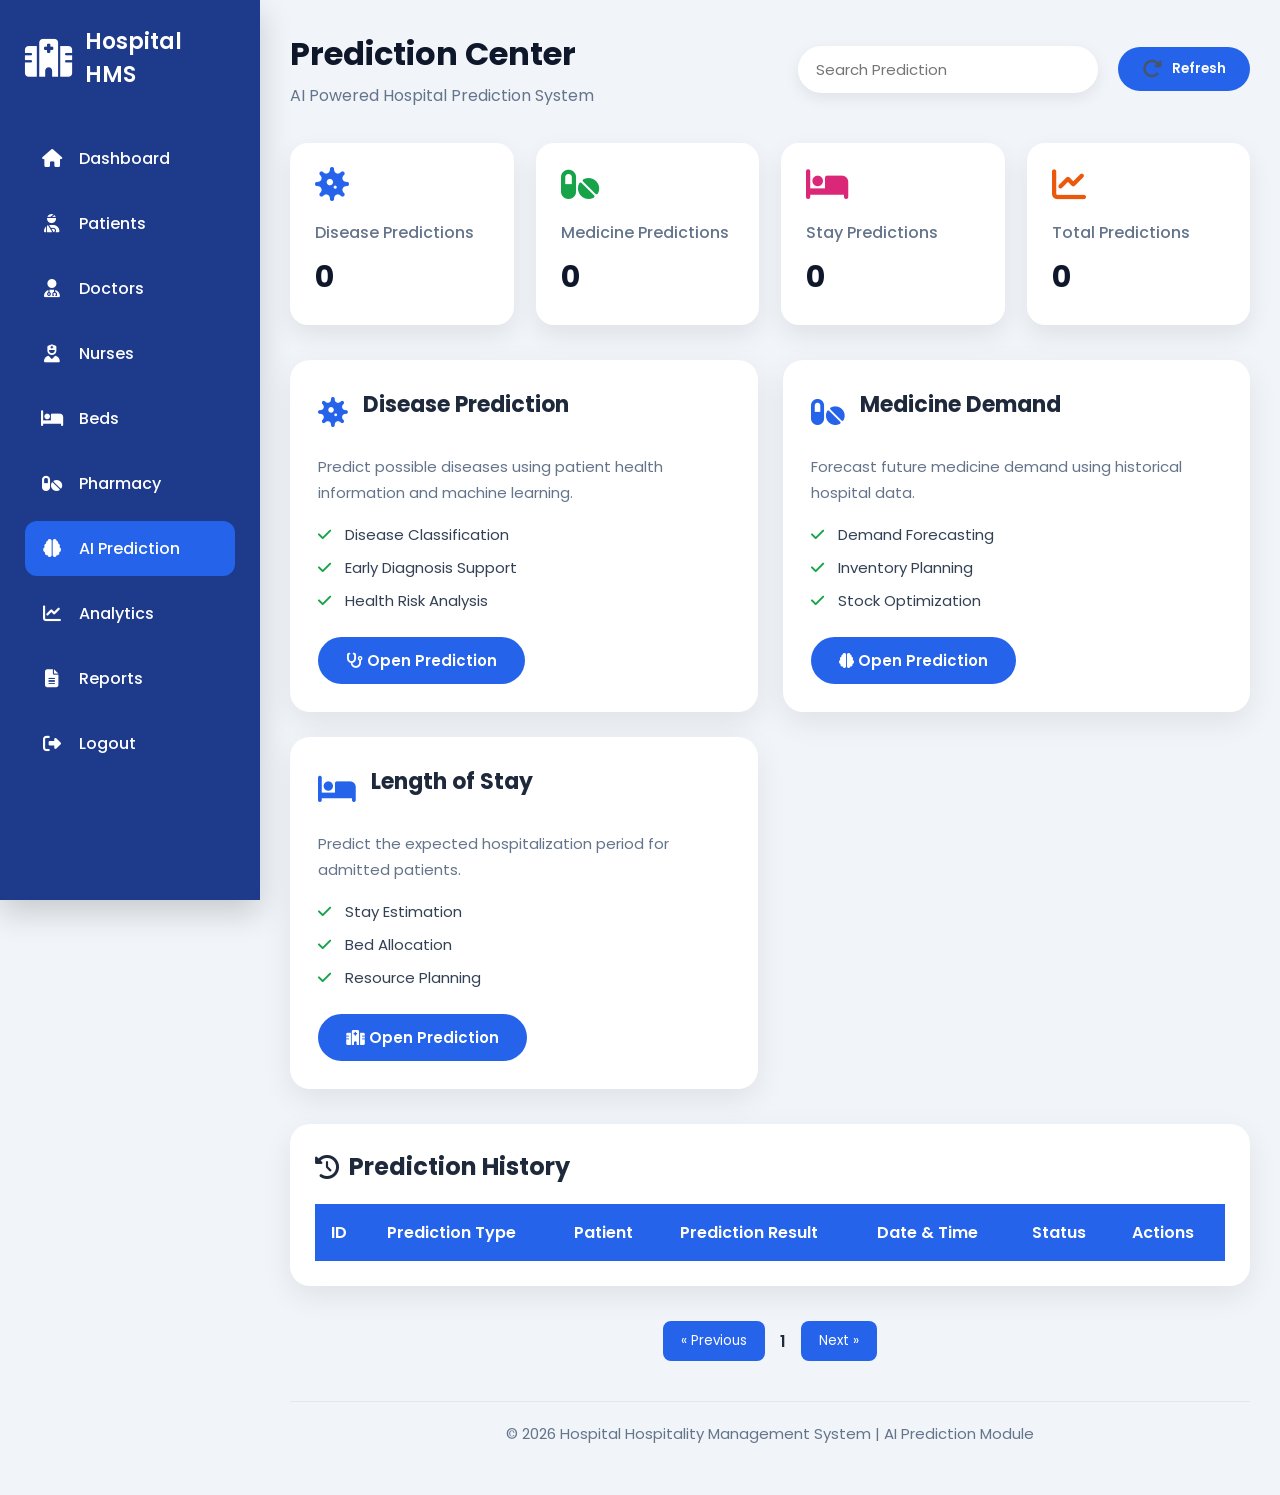
<file: templates/prediction.html>
<!DOCTYPE html>
<html lang="en">

<head>

<meta charset="UTF-8">

<meta name="viewport" content="width=device-width, initial-scale=1.0">

<title>Prediction Center</title>

<link rel="stylesheet" href="/static/css/dashboard.css">

<link rel="stylesheet" href="/static/css/prediction.css">

<link href="https://fonts.googleapis.com/css2?family=Poppins:wght@300;400;500;600;700&display=swap" rel="stylesheet">

<link rel="stylesheet"
href="https://cdnjs.cloudflare.com/ajax/libs/font-awesome/6.5.2/css/all.min.css">

</head>

<body>

<div class="container">

<!-- ================= SIDEBAR ================= -->

<aside class="sidebar">

<div class="logo">

<i class="fa-solid fa-hospital"></i>

<h2>Hospital HMS</h2>

</div>

<ul>

<li>
<a href="/">
<i class="fa-solid fa-house"></i>
<span>Dashboard</span>
</a>
</li>

<li>
<a href="/patients-page">
<i class="fa-solid fa-user-injured"></i>
<span>Patients</span>
</a>
</li>

<li>
<a href="/doctors-page">
<i class="fa-solid fa-user-doctor"></i>
<span>Doctors</span>
</a>
</li>

<li>
<a href="/nurses-page">
<i class="fa-solid fa-user-nurse"></i>
<span>Nurses</span>
</a>
</li>

<li>
<a href="/beds-page">
<i class="fa-solid fa-bed"></i>
<span>Beds</span>
</a>
</li>

<li>
<a href="/pharmacy-page">
<i class="fa-solid fa-pills"></i>
<span>Pharmacy</span>
</a>
</li>

<li class="active">
<a href="/prediction-page">
<i class="fa-solid fa-brain"></i>
<span>AI Prediction</span>
</a>
</li>

<li>
<a href="/analytics-page">
<i class="fa-solid fa-chart-line"></i>
<span>Analytics</span>
</a>
</li>

<li>
<a href="/reports-page">
<i class="fa-solid fa-file-lines"></i>
<span>Reports</span>
</a>
</li>

<li>
<a href="/logout">
    <i class="fa-solid fa-right-from-bracket"></i>
    <span>Logout</span>
</a>
</li>

</ul>

</aside>

<!-- ================= MAIN ================= -->

<main class="main">

<header>

<div>

<h1>Prediction Center</h1>

<p>AI Powered Hospital Prediction System</p>

</div>

<div class="header-right">

<input
type="text"
id="searchPrediction"
placeholder="Search Prediction">

<button
class="add-btn"
id="refreshPrediction">

<i class="fa-solid fa-rotate-right"></i>

Refresh

</button>

</div>

</header>

<!-- ================= DASHBOARD CARDS ================= -->

<section class="cards">

<div class="card">

<i class="fa-solid fa-virus"></i>

<h3>Disease Predictions</h3>

<h2 id="diseaseCount">0</h2>

</div>

<div class="card">

<i class="fa-solid fa-pills"></i>

<h3>Medicine Predictions</h3>

<h2 id="medicineCount">0</h2>

</div>

<div class="card">

<i class="fa-solid fa-bed"></i>

<h3>Stay Predictions</h3>

<h2 id="stayCount">0</h2>

</div>

<div class="card">

<i class="fa-solid fa-chart-line"></i>

<h3>Total Predictions</h3>

<h2 id="totalPrediction">0</h2>

</div>

</section>

<!-- ================= PREDICTION MODULES ================= -->

<section class="prediction-center">

    <!-- ================= DISEASE PREDICTION ================= -->

    <div class="prediction-card">

        <div class="prediction-header">

            <i class="fa-solid fa-virus"></i>

            <h2>Disease Prediction</h2>

        </div>

        <p>
            Predict possible diseases using patient health information and machine learning.
        </p>

        <ul class="prediction-features">

            <li>
                <i class="fa-solid fa-check"></i>
                Disease Classification
            </li>

            <li>
                <i class="fa-solid fa-check"></i>
                Early Diagnosis Support
            </li>

            <li>
                <i class="fa-solid fa-check"></i>
                Health Risk Analysis
            </li>

        </ul>

        <button
            class="predict-btn"
            id="openDiseasePrediction">

            <i class="fa-solid fa-stethoscope"></i>

            Open Prediction

        </button>

    </div>

    <!-- ================= MEDICINE DEMAND ================= -->

    <div class="prediction-card">

        <div class="prediction-header">

            <i class="fa-solid fa-pills"></i>

            <h2>Medicine Demand</h2>

        </div>

        <p>
            Forecast future medicine demand using historical hospital data.
        </p>

        <ul class="prediction-features">

            <li>
                <i class="fa-solid fa-check"></i>
                Demand Forecasting
            </li>

            <li>
                <i class="fa-solid fa-check"></i>
                Inventory Planning
            </li>

            <li>
                <i class="fa-solid fa-check"></i>
                Stock Optimization
            </li>

        </ul>

        <button
            class="predict-btn"
            id="openMedicinePrediction">

            <i class="fa-solid fa-brain"></i>

            Open Prediction

        </button>

    </div>

    <!-- ================= LENGTH OF STAY ================= -->

    <div class="prediction-card">

        <div class="prediction-header">

            <i class="fa-solid fa-bed"></i>

            <h2>Length of Stay</h2>

        </div>

        <p>
            Predict the expected hospitalization period for admitted patients.
        </p>

        <ul class="prediction-features">

            <li>
                <i class="fa-solid fa-check"></i>
                Stay Estimation
            </li>

            <li>
                <i class="fa-solid fa-check"></i>
                Bed Allocation
            </li>

            <li>
                <i class="fa-solid fa-check"></i>
                Resource Planning
            </li>

        </ul>

        <button
            class="predict-btn"
            id="openStayPrediction">

            <i class="fa-solid fa-hospital"></i>

            Open Prediction

        </button>

    </div>

</section>

<!-- ================= DISEASE PREDICTION MODAL ================= -->

<div class="modal" id="diseaseModal">

<div class="modal-content">

<h2>Disease Prediction</h2>

<input type="number" id="age" placeholder="Age">

<select id="gender">

<option value="">Select Gender</option>

<option value="Male">Male</option>

<option value="Female">Female</option>

</select>

<input type="number" id="temperature" placeholder="Temperature (°F)">

<input type="number" id="bloodPressure" placeholder="Blood Pressure">

<input type="number" id="bloodSugar" placeholder="Blood Sugar">

<input type="number" id="heartRate" placeholder="Heart Rate">

<input type="number" id="oxygen" placeholder="Oxygen Level">

<div class="result-card">

<h3>Predicted Disease</h3>

<h1 id="diseaseResult">--</h1>

</div>

<div class="modal-buttons">

<button id="predictDisease">

Predict

</button>

<button id="closeDiseaseModal">

Close

</button>

</div>

</div>

</div>

<!-- ================= MEDICINE DEMAND MODAL ================= -->

<div class="modal" id="medicineModal">

<div class="modal-content">

<h2>Medicine Demand Prediction</h2>

<input type="number" id="patients" placeholder="Patients">

<input type="number" id="medicineRequired" placeholder="Medicine Required">

<input type="number" id="averageAge" placeholder="Average Age">

<input type="number" id="averageTemperature" placeholder="Average Temperature">

<input type="number" id="averageBP" placeholder="Average Blood Pressure">

<input type="number" id="averageSugar" placeholder="Average Sugar">

<input type="number" id="averageHeartRate" placeholder="Average Heart Rate">

<input type="number" id="averageOxygen" placeholder="Average Oxygen">

<input type="number" id="currentStock" placeholder="Current Stock">

<input type="number" id="yesterdayUsage" placeholder="Yesterday Usage">

<input type="number" id="last7DaysAvg" placeholder="Last 7 Days Average">

<input type="number" id="last30DaysAvg" placeholder="Last 30 Days Average">

<div class="result-card">

<h3>Predicted Medicine Demand</h3>

<h1 id="medicineResult">--</h1>

</div>

<div class="modal-buttons">

<button id="predictMedicine">

Predict

</button>

<button id="closeMedicineModal">

Close

</button>

</div>

</div>

</div>

<!-- ================= LENGTH OF STAY MODAL ================= -->

<div class="modal" id="stayModal">

<div class="modal-content">

<h2>Length of Stay Prediction</h2>

<input type="number" id="stayAge" placeholder="Age">

<input type="number" id="stayTemperature" placeholder="Temperature">

<input type="number" id="stayBP" placeholder="Blood Pressure">

<input type="number" id="staySugar" placeholder="Blood Sugar">

<input type="number" id="stayHeartRate" placeholder="Heart Rate">

<input type="number" id="stayOxygen" placeholder="Oxygen Level">

<div class="result-card">

<h3>Estimated Stay</h3>

<h1 id="stayResult">-- Days</h1>

</div>

<div class="modal-buttons">

<button id="predictStay">

Predict

</button>

<button id="closeStayModal">

Close

</button>

</div>

</div>

</div>

<!-- ================= PREDICTION HISTORY ================= -->

<section class="table-box">

<h2 class="table-title">

<i class="fa-solid fa-clock-rotate-left"></i>

Prediction History

</h2>

<table>

<thead>

<tr>

<th>ID</th>

<th>Prediction Type</th>

<th>Patient</th>

<th>Prediction Result</th>

<th>Date & Time</th>

<th>Status</th>

<th>Actions</th>

</tr>

</thead>

<tbody id="predictionTable">

<!-- JavaScript will load prediction history -->

</tbody>

</table>

</section>

<!-- ================= PAGINATION ================= -->

<div class="pagination">

<button id="prevPage">

« Previous

</button>

<span id="pageNumber">

1

</span>

<button id="nextPage">

Next »

</button>

</div>

<!-- ================= FOOTER ================= -->

<footer class="footer">

<p>

© 2026 Hospital Hospitality Management System | AI Prediction Module

</p>

</footer>

</main>

</div>

<script src="/static/js/prediction.js"></script>

</body>

</html>
</file>
<file: static/css/dashboard.css>
/* ==========================================
   DASHBOARD.CSS
   Hospital Hospitality Management System
========================================== */

/* ===========================
   GOOGLE FONT
=========================== */

@import url('https://fonts.googleapis.com/css2?family=Poppins:wght@300;400;500;600;700&display=swap');

/* ===========================
   RESET
=========================== */

*{

margin:0;

padding:0;

box-sizing:border-box;

font-family:'Poppins',sans-serif;

}

html{

scroll-behavior:smooth;

}

body{

background:#edf4ff;

overflow-x:hidden;

color:#1e293b;

}

/* ===========================
   CONTAINER
=========================== */

.container{

display:flex;

width:100%;

min-height:100vh;

}

/* ===========================
   SIDEBAR
=========================== */

.sidebar{

width:260px;

height:100vh;

position:fixed;

left:0;

top:0;

background:#1e3a8a;

color:white;

padding:25px;

overflow-y:auto;

box-shadow:0 12px 30px rgba(0,0,0,.18);

z-index:1000;

}

/* ===========================
   LOGO
=========================== */

.logo{

display:flex;

align-items:center;

gap:12px;

margin-bottom:40px;

}

.logo i{

font-size:38px;

color:white;

}

.logo h2{

font-size:22px;

font-weight:600;

}

/* ===========================
   SIDEBAR MENU
=========================== */

.sidebar ul{

list-style:none;

padding:0;

margin:0;

}

.sidebar ul li{

margin-bottom:10px;

border-radius:12px;

transition:.3s;

cursor:pointer;

}

.sidebar ul li:hover{

background:#2563eb;

transform:translateX(5px);

}

.sidebar ul li.active{

background:#2563eb;

}

/* ===========================
   SIDEBAR LINKS
=========================== */

.sidebar ul li a{

display:flex;

align-items:center;

gap:15px;

padding:15px;

text-decoration:none;

color:white;

width:100%;

height:100%;

border-radius:12px;

}

.sidebar ul li a i{

width:24px;

text-align:center;

font-size:18px;

}

.sidebar ul li a span{

font-size:16px;

font-weight:500;

}

/* ===========================
   MAIN
=========================== */

.main{

margin-left:260px;

width:calc(100% - 260px);

padding:30px;

}

/* ===========================
   HEADER
=========================== */

header{

display:flex;

justify-content:space-between;

align-items:center;

margin-bottom:35px;

}

header h1{

font-size:32px;

color:#0f172a;

margin-bottom:5px;

}

header p{

color:#64748b;

}

.header-right{

display:flex;

align-items:center;

gap:18px;

}

.header-right input{

width:260px;

padding:12px 18px;

border:none;

outline:none;

border-radius:30px;

background:white;

box-shadow:0 8px 18px rgba(0,0,0,.08);

}

.header-right input:focus{

box-shadow:0 0 0 3px rgba(37,99,235,.2);

}

.header-right i{

font-size:20px;

cursor:pointer;

transition:.3s;

color:#475569;

}

.header-right i:hover{

color:#2563eb;

}

.header-right img{

width:45px;

height:45px;

border-radius:50%;

cursor:pointer;

}
/* ==========================================
   DASHBOARD CARDS
========================================== */

.cards{

display:grid;

grid-template-columns:repeat(auto-fit,minmax(220px,1fr));

gap:22px;

margin-bottom:35px;

}

.card{

background:#ffffff;

border-radius:18px;

padding:25px;

box-shadow:0 10px 25px rgba(0,0,0,.08);

transition:.35s;

cursor:pointer;

animation:fadeUp .5s ease;

}

.card:hover{

transform:translateY(-8px);

box-shadow:0 18px 40px rgba(0,0,0,.15);

}

.card i{

font-size:34px;

margin-bottom:18px;

color:#2563eb;

}

.card h3{

font-size:16px;

font-weight:500;

color:#64748b;

margin-bottom:10px;

}

.card h2{

font-size:30px;

font-weight:700;

color:#0f172a;

}

/* ==========================================
   CARD ICON COLORS
========================================== */

.card:nth-child(1) i{

color:#2563eb;

}

.card:nth-child(2) i{

color:#16a34a;

}

.card:nth-child(3) i{

color:#db2777;

}

.card:nth-child(4) i{

color:#ea580c;

}

.card:nth-child(5) i{

color:#7c3aed;

}

.card:nth-child(6) i{

color:#0f766e;

}

.card:nth-child(7) i{

color:#dc2626;

}

.card:nth-child(8) i{

color:#ca8a04;

}

/* ==========================================
   QUICK ACTIONS
========================================== */

.quick{

display:grid;

grid-template-columns:repeat(auto-fit,minmax(180px,1fr));

gap:20px;

margin-bottom:35px;

}

.action{

background:#ffffff;

border-radius:18px;

padding:25px;

text-align:center;

text-decoration:none;

color:#1e293b;

box-shadow:0 10px 25px rgba(0,0,0,.08);

transition:.35s;

cursor:pointer;

animation:fadeUp .6s ease;

}

.action:hover{

background:#2563eb;

transform:translateY(-8px);

color:white;

}

.action i{

font-size:36px;

margin-bottom:15px;

color:#2563eb;

transition:.3s;

}

.action:hover i{

color:white;

}

.action h3{

font-size:17px;

font-weight:600;

}

/* ==========================================
   AI PREDICTION
========================================== */

.prediction{

display:grid;

grid-template-columns:repeat(auto-fit,minmax(300px,1fr));

gap:25px;

margin-bottom:35px;

}

.prediction-card{

background:white;

padding:30px;

border-radius:20px;

box-shadow:0 10px 25px rgba(0,0,0,.08);

transition:.35s;

animation:fadeUp .7s ease;

}

.prediction-card:hover{

transform:translateY(-8px);

box-shadow:0 18px 40px rgba(0,0,0,.15);

}

.prediction-card h2{

margin-bottom:15px;

font-size:24px;

color:#1e293b;

}

.prediction-card p{

color:#64748b;

line-height:1.7;

margin-bottom:20px;

}

.prediction-card a{

text-decoration:none;

}

.prediction-card button{

background:#2563eb;

color:white;

border:none;

padding:12px 28px;

border-radius:30px;

cursor:pointer;

font-size:15px;

transition:.3s;

}

.prediction-card button:hover{

background:#1d4ed8;

transform:translateY(-3px);

}

/* ==========================================
   CHART SECTION
========================================== */

.graphs{

display:grid;

grid-template-columns:2fr 1fr;

gap:25px;

margin-bottom:35px;

}

.graph{

background:white;

padding:25px;

border-radius:20px;

box-shadow:0 10px 25px rgba(0,0,0,.08);

transition:.35s;

animation:fadeUp .8s ease;

}

.graph:hover{

transform:translateY(-6px);

box-shadow:0 18px 40px rgba(0,0,0,.15);

}

.graph h2{

margin-bottom:20px;

font-size:22px;

color:#1e293b;

}

canvas{

width:100%!important;

height:320px!important;

}
/* ==========================================
   TABLE HEADER
========================================== */

.table-header{

display:flex;

justify-content:space-between;

align-items:center;

margin-bottom:20px;

flex-wrap:wrap;

gap:15px;

}

.view-all-btn{

text-decoration:none;

color:#2563eb;

font-weight:600;

font-size:15px;

transition:.3s;

}

.view-all-btn:hover{

color:#1d4ed8;

}

/* ==========================================
   RECENT ADMISSIONS TABLE
========================================== */

.table-box{

background:#ffffff;

border-radius:20px;

padding:25px;

margin-bottom:35px;

box-shadow:0 10px 30px rgba(0,0,0,.08);

transition:.35s;

animation:fadeUp .9s ease;

}

.table-box:hover{

transform:translateY(-5px);

box-shadow:0 18px 40px rgba(0,0,0,.12);

}

.table-box h2{

font-size:24px;

margin-bottom:20px;

color:#1e293b;

}

.table-box table{

width:100%;

border-collapse:collapse;

}

.table-box thead{

background:#2563eb;

color:white;

}

.table-box thead th{

padding:16px;

text-align:left;

font-weight:600;

}

.table-box tbody td{

padding:18px 16px;

border-bottom:1px solid #e5e7eb;

color:#475569;

}

.table-box tbody tr{

transition:.3s;

}

.table-box tbody tr:hover{

background:#eff6ff;

}

/* ==========================================
   STATUS BADGES
========================================== */

.green{

background:#dcfce7;

color:#15803d;

padding:6px 15px;

border-radius:30px;

font-size:13px;

font-weight:600;

}

.blue{

background:#dbeafe;

color:#2563eb;

padding:6px 15px;

border-radius:30px;

font-size:13px;

font-weight:600;

}

.red{

background:#fee2e2;

color:#dc2626;

padding:6px 15px;

border-radius:30px;

font-size:13px;

font-weight:600;

}

.orange{

background:#ffedd5;

color:#ea580c;

padding:6px 15px;

border-radius:30px;

font-size:13px;

font-weight:600;

}

/* ==========================================
   TABLE BUTTON
========================================== */

.table-btn{

background:#2563eb;

color:white;

border:none;

padding:8px 18px;

border-radius:8px;

cursor:pointer;

transition:.3s;

}

.table-btn:hover{

background:#1d4ed8;

transform:translateY(-2px);

}

/* ==========================================
   NOTIFICATIONS
========================================== */

.notifications{

background:white;

padding:25px;

border-radius:20px;

box-shadow:0 10px 30px rgba(0,0,0,.08);

margin-bottom:35px;

transition:.35s;

animation:fadeUp 1s ease;

}

.notifications:hover{

transform:translateY(-5px);

box-shadow:0 18px 40px rgba(0,0,0,.12);

}

.notifications h2{

margin-bottom:20px;

color:#1e293b;

}

.note{

display:flex;

align-items:center;

gap:15px;

padding:16px;

margin-bottom:15px;

background:#f8fafc;

border-left:5px solid #2563eb;

border-radius:12px;

transition:.3s;

}

.note:hover{

background:#dbeafe;

transform:translateX(6px);

}

.note i{

font-size:20px;

color:#2563eb;

}

/* ==========================================
   FOOTER
========================================== */

.footer{

margin-top:40px;

padding:25px;

text-align:center;

color:#64748b;

font-size:15px;

border-top:1px solid #e5e7eb;

}
/* ==========================================
   CUSTOM SCROLLBAR
========================================== */

::-webkit-scrollbar{

width:8px;

}

::-webkit-scrollbar-track{

background:#e2e8f0;

}

::-webkit-scrollbar-thumb{

background:#2563eb;

border-radius:20px;

}

::-webkit-scrollbar-thumb:hover{

background:#1d4ed8;

}

/* ==========================================
   BUTTON EFFECTS
========================================== */

button{

transition:.3s;

}

button:hover{

transform:translateY(-3px);

}

button:active{

transform:scale(.96);

}

/* ==========================================
   GLOBAL HOVER EFFECTS
========================================== */

.card,
.action,
.prediction-card,
.graph,
.table-box,
.notifications{

transition:.35s;

}

.card:hover,
.action:hover,
.prediction-card:hover,
.graph:hover,
.table-box:hover,
.notifications:hover{

box-shadow:0 20px 45px rgba(0,0,0,.15);

}

/* ==========================================
   FADE UP ANIMATION
========================================== */

@keyframes fadeUp{

from{

opacity:0;

transform:translateY(40px);

}

to{

opacity:1;

transform:translateY(0);

}

}

.card{

animation:fadeUp .5s ease;

}

.action{

animation:fadeUp .6s ease;

}

.prediction-card{

animation:fadeUp .7s ease;

}

.graph{

animation:fadeUp .8s ease;

}

.table-box{

animation:fadeUp .9s ease;

}

.notifications{

animation:fadeUp 1s ease;

}

/* ==========================================
   RESPONSIVE (1200px)
========================================== */

@media(max-width:1200px){

.graphs{

grid-template-columns:1fr;

}

.cards{

grid-template-columns:repeat(2,1fr);

}

}

/* ==========================================
   RESPONSIVE (991px)
========================================== */

@media(max-width:991px){

.sidebar{

width:90px;

padding:20px 10px;

}

.logo h2{

display:none;

}

.sidebar ul li a{

justify-content:center;

}

.sidebar ul li a span{

display:none;

}

.main{

margin-left:90px;

width:calc(100% - 90px);

}

header{

flex-direction:column;

align-items:flex-start;

gap:20px;

}

.header-right{

width:100%;

justify-content:space-between;

}

.header-right input{

width:60%;

}

}

/* ==========================================
   RESPONSIVE (768px)
========================================== */

@media(max-width:768px){

.cards{

grid-template-columns:1fr;

}

.quick{

grid-template-columns:1fr;

}

.prediction{

grid-template-columns:1fr;

}

.graphs{

grid-template-columns:1fr;

}

.table-box{

overflow-x:auto;

}

.table-box table{

min-width:750px;

}

.header-right{

flex-wrap:wrap;

}

.header-right input{

width:100%;

}

}

/* ==========================================
   RESPONSIVE (500px)
========================================== */

@media(max-width:500px){

.main{

padding:15px;

}

header h1{

font-size:24px;

}

.logo{

justify-content:center;

}

.header-right{

gap:12px;

}

.header-right img{

width:40px;

height:40px;

}

.card{

padding:20px;

}

.action{

padding:20px;

}

.prediction-card{

padding:20px;

}

.graph{

padding:20px;

}

.table-box{

padding:15px;

}

.notifications{

padding:15px;

}

.note{

flex-direction:column;

align-items:flex-start;

}

.footer{

font-size:13px;

padding:20px;

}

}
</file>
<file: static/css/prediction.css>
/* ==========================================
   PREDICTION PAGE
========================================== */

*{

margin:0;

padding:0;

box-sizing:border-box;

font-family:'Poppins',sans-serif;

}

body{

background:#f1f5f9;

}

/* ==========================================
   HEADER
========================================== */

.header-right{

display:flex;

align-items:center;

gap:20px;

}

.header-right input{

width:300px;

padding:12px 18px;

border:none;

outline:none;

border-radius:30px;

background:white;

box-shadow:0 5px 15px rgba(0,0,0,.08);

font-size:15px;

transition:.3s;

}

.header-right input:focus{

box-shadow:0 0 0 3px rgba(37,99,235,.2);

}

/* ==========================================
   REFRESH BUTTON
========================================== */

.add-btn{

display:flex;

align-items:center;

gap:10px;

padding:12px 24px;

background:#2563eb;

color:white;

border:none;

border-radius:30px;

cursor:pointer;

font-weight:600;

transition:.3s;

}

.add-btn:hover{

background:#1d4ed8;

transform:translateY(-3px);

}

/* ==========================================
   PREDICTION CARDS
========================================== */

.prediction-center{

display:grid;

grid-template-columns:repeat(auto-fit,minmax(340px,1fr));

gap:25px;

margin:35px 0;

}

.prediction-card{

background:white;

padding:28px;

border-radius:20px;

box-shadow:0 10px 30px rgba(0,0,0,.08);

transition:.3s;

animation:fadeUp .5s ease;

}

.prediction-card:hover{

transform:translateY(-5px);

}

.prediction-header{

display:flex;

align-items:center;

gap:15px;

margin-bottom:18px;

}

.prediction-header i{

font-size:30px;

color:#2563eb;

}

.prediction-header h2{

font-size:22px;

color:#1e293b;

}

.prediction-card p{

margin-bottom:18px;

color:#64748b;

line-height:1.7;

font-size:15px;

}

/* ==========================================
   FEATURES
========================================== */

.prediction-features{

list-style:none;

margin-bottom:25px;

}

.prediction-features li{

margin:10px 0;

font-size:15px;

color:#334155;

}

.prediction-features i{

color:#16a34a;

margin-right:10px;

}

/* ==========================================
   BUTTON
========================================== */

.predict-btn{

padding:12px 24px;

background:#2563eb;

color:white;

border:none;

border-radius:30px;

cursor:pointer;

font-weight:600;

transition:.3s;

}

.predict-btn:hover{

background:#1d4ed8;

transform:translateY(-2px);

}
/* ==========================================
   MODALS
========================================== */

.modal{

display:none;

position:fixed;

top:0;

left:0;

width:100%;

height:100%;

background:rgba(0,0,0,.5);

justify-content:center;

align-items:center;

z-index:999;

}

.modal-content{

background:white;

width:650px;

max-width:95%;

padding:30px;

border-radius:20px;

box-shadow:0 20px 40px rgba(0,0,0,.2);

animation:fadeUp .4s ease;

max-height:90vh;

overflow-y:auto;

}

.modal-content h2{

margin-bottom:20px;

color:#1e293b;

display:flex;

align-items:center;

gap:10px;

}

.modal-content input,

.modal-content select{

width:100%;

padding:12px;

margin-bottom:15px;

border:1px solid #d1d5db;

border-radius:10px;

font-size:15px;

outline:none;

transition:.3s;

}

.modal-content input:focus,

.modal-content select:focus{

border-color:#2563eb;

box-shadow:0 0 0 3px rgba(37,99,235,.15);

}

/* ==========================================
   RESULT CARD
========================================== */

.result-card{

background:#eff6ff;

border-left:5px solid #2563eb;

padding:20px;

border-radius:15px;

margin:20px 0;

text-align:center;

}

.result-card h3{

color:#475569;

font-size:16px;

margin-bottom:10px;

}

.result-card h1{

font-size:34px;

color:#2563eb;

font-weight:700;

}

/* ==========================================
   MODAL BUTTONS
========================================== */

.modal-buttons{

display:flex;

justify-content:flex-end;

gap:12px;

margin-top:20px;

}

.modal-buttons button{

padding:12px 22px;

border:none;

border-radius:10px;

font-size:15px;

font-weight:600;

cursor:pointer;

transition:.3s;

}

#predictDisease,
#predictMedicine,
#predictStay{

background:#16a34a;

color:white;

}

#predictDisease:hover,
#predictMedicine:hover,
#predictStay:hover{

background:#15803d;

}

#closeDiseaseModal,
#closeMedicineModal,
#closeStayModal{

background:#64748b;

color:white;

}

#closeDiseaseModal:hover,
#closeMedicineModal:hover,
#closeStayModal:hover{

background:#475569;

}

/* ==========================================
   HISTORY TABLE
========================================== */

.table-title{

margin-bottom:20px;

display:flex;

align-items:center;

gap:10px;

color:#1e293b;

}

.table-box{

background:white;

padding:25px;

border-radius:20px;

box-shadow:0 10px 30px rgba(0,0,0,.08);

overflow-x:auto;

animation:fadeUp .5s ease;

margin-top:30px;

}

.table-box table{

width:100%;

border-collapse:collapse;

min-width:900px;

}

.table-box thead{

background:#2563eb;

color:white;

}

.table-box th{

padding:16px;

text-align:left;

font-weight:600;

}

.table-box td{

padding:16px;

border-bottom:1px solid #e5e7eb;

color:#334155;

}

.table-box tbody tr:hover{

background:#eef4ff;

}

/* ==========================================
   STATUS BADGE
========================================== */

.status{

display:inline-block;

padding:6px 14px;

border-radius:30px;

background:#dcfce7;

color:#15803d;

font-size:13px;

font-weight:600;

}

/* ==========================================
   ACTION BUTTONS
========================================== */

.view-btn,

.delete-btn{

width:38px;

height:38px;

border:none;

border-radius:10px;

cursor:pointer;

margin-right:5px;

color:white;

transition:.3s;

}

.view-btn{

background:#2563eb;

}

.delete-btn{

background:#dc2626;

}

.view-btn:hover,

.delete-btn:hover{

transform:translateY(-2px);

}
/* ==========================================
   PAGINATION
========================================== */

.pagination{

display:flex;

justify-content:center;

align-items:center;

gap:15px;

margin:30px 0;

}

.pagination button{

padding:10px 18px;

border:none;

background:#2563eb;

color:white;

border-radius:8px;

cursor:pointer;

transition:.3s;

}

.pagination button:hover{

background:#1d4ed8;

transform:translateY(-2px);

}

#pageNumber{

font-weight:600;

font-size:16px;

}

/* ==========================================
   FOOTER
========================================== */

.footer{

margin-top:40px;

padding:20px;

text-align:center;

color:#64748b;

border-top:1px solid #e5e7eb;

}

/* ==========================================
   ANIMATION
========================================== */

@keyframes fadeUp{

from{

opacity:0;

transform:translateY(25px);

}

to{

opacity:1;

transform:translateY(0);

}

}

/* ==========================================
   RESPONSIVE
========================================== */

@media(max-width:992px){

.header-right{

flex-wrap:wrap;

}

.header-right input{

width:100%;

}

.prediction-center{

grid-template-columns:1fr;

}

}

@media(max-width:768px){

.cards{

grid-template-columns:1fr 1fr;

}

.modal-content{

width:95%;

}

.table-box table{

min-width:800px;

}

}

@media(max-width:500px){

.cards{

grid-template-columns:1fr;

}

.add-btn{

width:100%;

justify-content:center;

}

.modal-buttons{

flex-direction:column;

}

.modal-buttons button{

width:100%;

}

.pagination{

flex-wrap:wrap;

}

}
</file>
